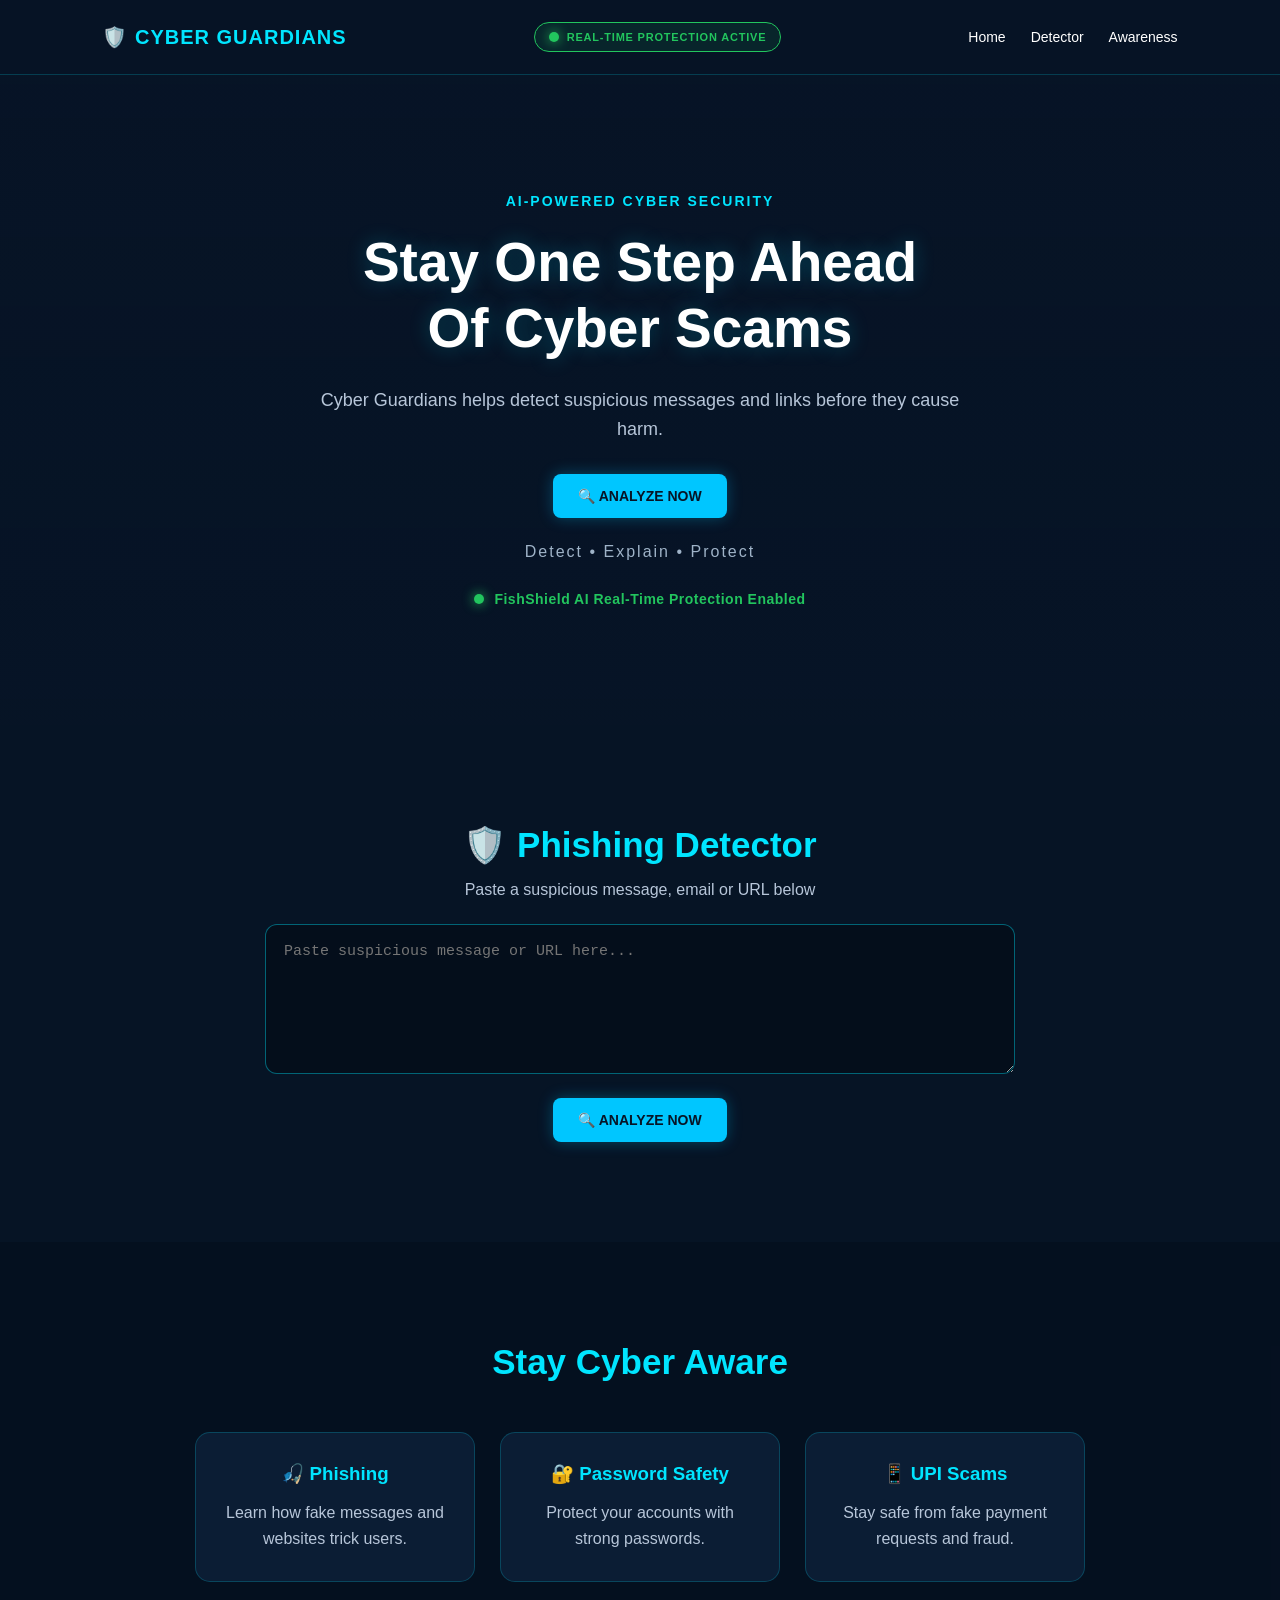
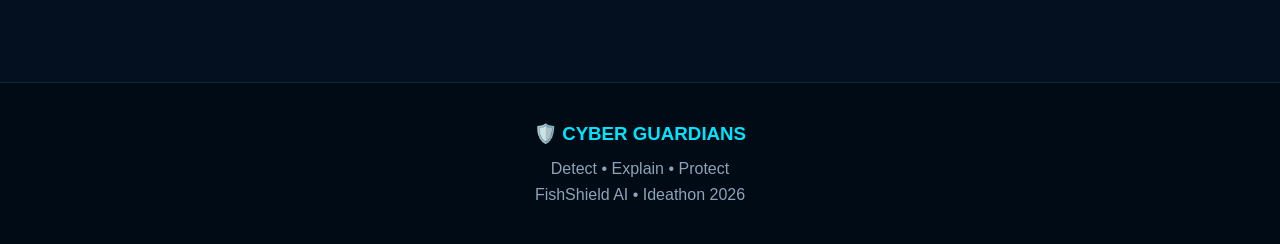
<file: index.html>
<!DOCTYPE html>
<html lang="en">

<head>

    <meta charset="UTF-8">

    <meta
        name="viewport"
        content="width=device-width, initial-scale=1.0"
    >

    <title>Cyber Guardians | AI Cyber Security</title>

    <link
        rel="stylesheet"
        href="/static/style.css"
    >

</head>


<body>


    <!-- LIVE CYBER BACKGROUND -->
    <canvas id="cyberCanvas"></canvas>


    <!-- NAVIGATION -->
    <nav>

        <div class="logo">
            🛡️ CYBER GUARDIANS
        </div>


        <!-- REAL TIME STATUS -->
        <div class="protection-status">

            <span class="status-dot"></span>

            REAL-TIME PROTECTION ACTIVE

        </div>


        <div class="nav-links">

            <a href="#home">
                Home
            </a>

            <a href="#detector">
                Detector
            </a>

            <a href="#awareness">
                Awareness
            </a>

        </div>

    </nav>



    <!-- HERO SECTION -->
    <section
        id="home"
        class="hero"
    >

        <div class="hero-content">


            <p class="tag">

                AI-POWERED CYBER SECURITY

            </p>


            <h1>

                Stay One Step Ahead

                <br>

                Of Cyber Scams

            </h1>


            <p class="hero-text">

                Cyber Guardians helps detect suspicious
                messages and links before they cause harm.

            </p>


            <button
                onclick="scrollToDetector()"
            >

                🔍 ANALYZE NOW

            </button>


            <p class="motto">

                Detect • Explain • Protect

            </p>


            <!-- HERO LIVE STATUS -->

            <div class="hero-protection">

                <span
                    class="hero-status-dot"
                ></span>

                FishShield AI Real-Time Protection Enabled

            </div>


        </div>

    </section>



    <!-- DETECTOR SECTION -->

    <section
        id="detector"
        class="detector"
    >


        <h2>

            🛡️ Phishing Detector

        </h2>


        <p>

            Paste a suspicious message,
            email or URL below

        </p>


        <textarea

            id="userInput"

            placeholder=
            "Paste suspicious message or URL here..."

        ></textarea>


        <br>


        <button
            onclick="analyzeInput()"
        >

            🔍 ANALYZE NOW

        </button>



        <!-- RESULT -->

        <div
            id="result"
        >


            <h2
                id="riskTitle"
            ></h2>



            <!-- RISK SCORE -->

            <div
                class="risk-container"
            >


                <h3>

                    Risk Score

                </h3>


                <div
                    class="risk-bar"
                >

                    <div
                        id="riskFill"
                    ></div>

                </div>


                <p
                    id="riskScore"
                ></p>


            </div>



            <!-- REASONS -->

            <div
                id="reasons"
            ></div>



            <!-- RECOMMENDATION -->

            <div
                id="recommendation"
            ></div>


        </div>


    </section>



    <!-- AWARENESS SECTION -->

    <section
        id="awareness"
        class="awareness"
    >


        <h2>

            Stay Cyber Aware

        </h2>



        <div
            class="cards"
        >


            <div
                class="card"
            >

                <h3>

                    🎣 Phishing

                </h3>


                <p>

                    Learn how fake messages
                    and websites trick users.

                </p>

            </div>



            <div
                class="card"
            >

                <h3>

                    🔐 Password Safety

                </h3>


                <p>

                    Protect your accounts
                    with strong passwords.

                </p>

            </div>



            <div
                class="card"
            >

                <h3>

                    📱 UPI Scams

                </h3>


                <p>

                    Stay safe from fake
                    payment requests and fraud.

                </p>

            </div>


        </div>


    </section>



    <!-- FOOTER -->

    <footer>


        <h3>

            🛡️ CYBER GUARDIANS

        </h3>


        <p>

            Detect • Explain • Protect

        </p>


        <p>

            FishShield AI • Ideathon 2026

        </p>


    </footer>



    <!-- JAVASCRIPT -->

    <script
        src="/static/script.js"
    ></script>


</body>

</html>
</file>
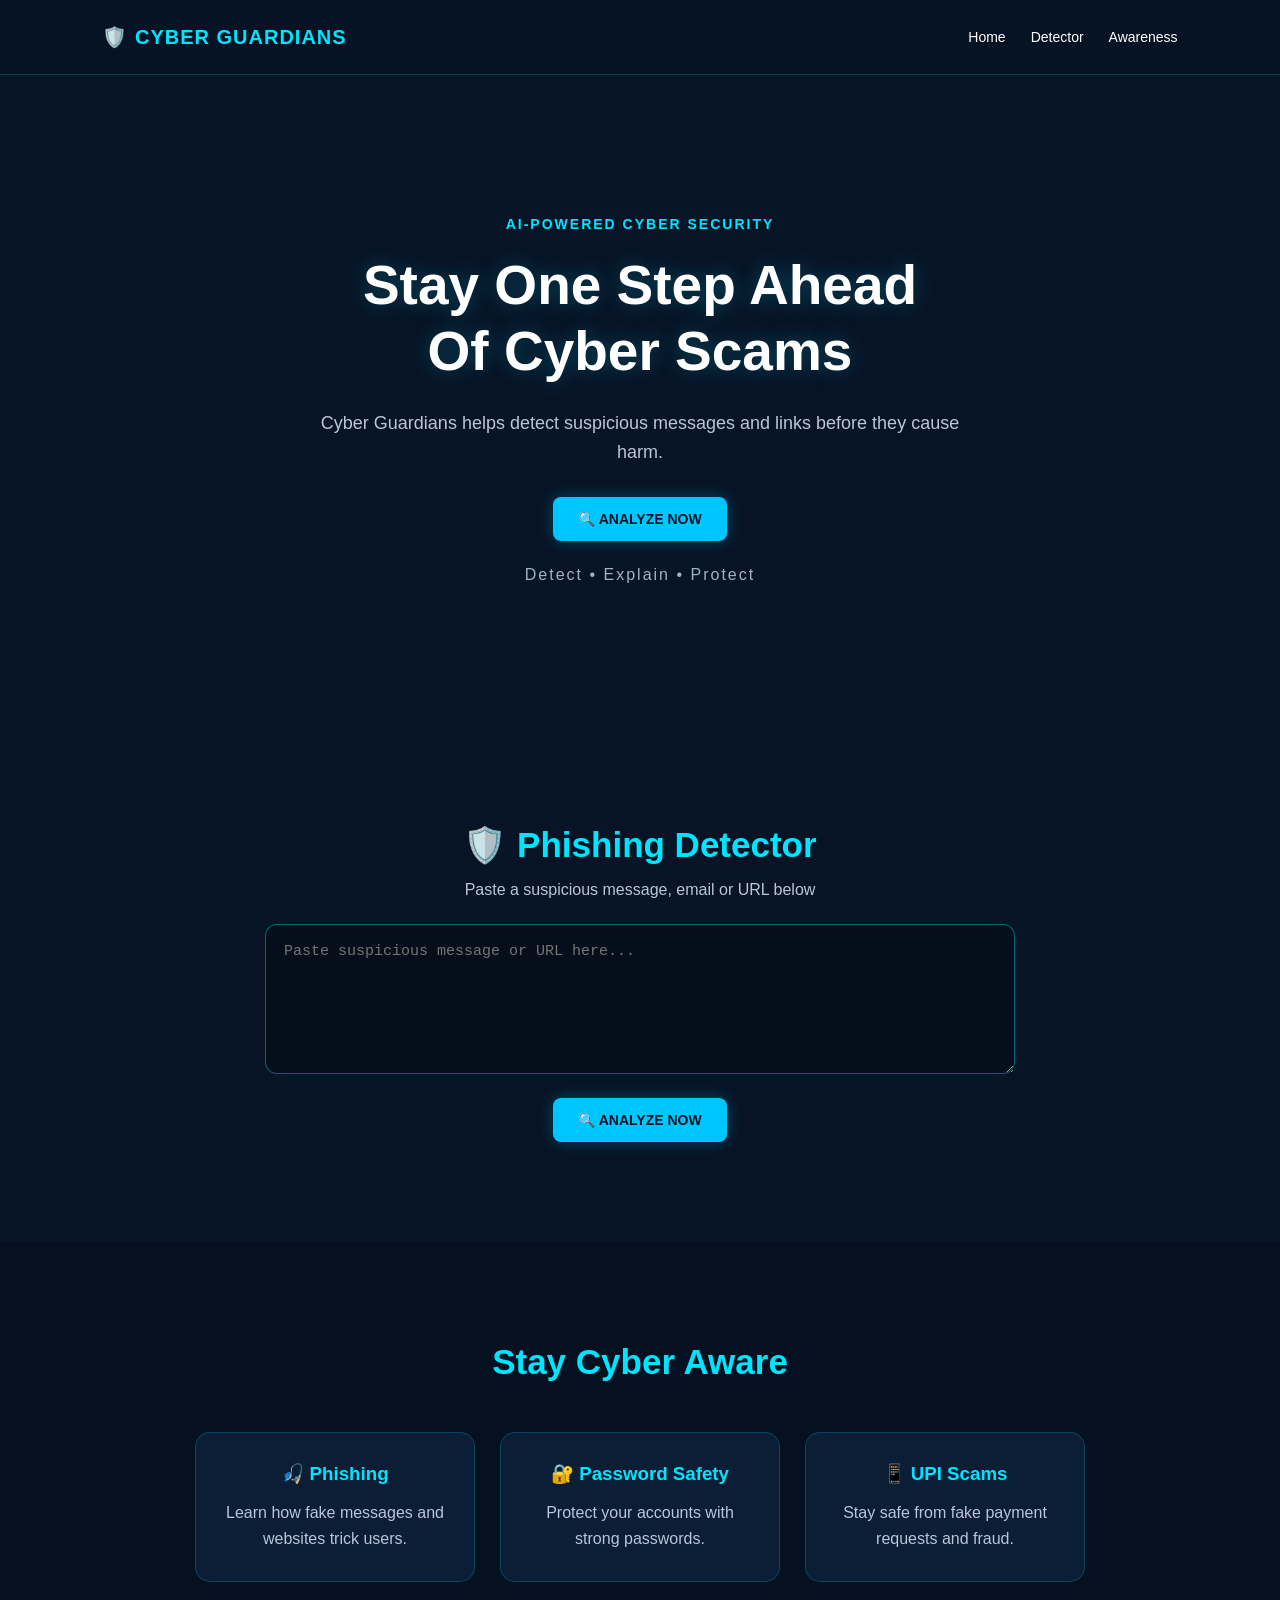
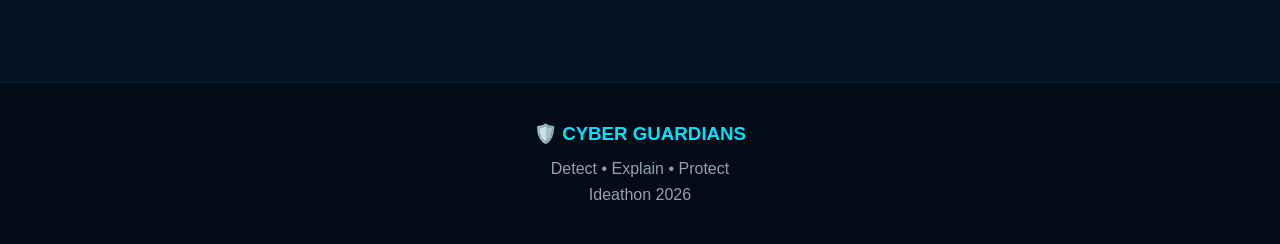
<file: templates/index.html>
<!DOCTYPE html>
<html lang="en">

<head>
    <meta name="google-site-verification" content="lnuIzqQxs__J9t9kgZOO0KPEQfYeQ3xVx9aoNjADc7s" />
    <meta charset="UTF-8">
    <meta name="viewport" content="width=device-width, initial-scale=1.0">

    <title>Cyber Guardians</title>

    <link rel="stylesheet" href="/static/style.css">
</head>

<body>

    <!-- Navigation -->
    <nav>

        <div class="logo">
            🛡️ CYBER GUARDIANS
        </div>

        <div class="nav-links">
            <a href="#home">Home</a>
            <a href="#detector">Detector</a>
            <a href="#awareness">Awareness</a>
        </div>

    </nav>


    <!-- Hero Section -->
    <section id="home" class="hero">

        <div class="hero-content">

            <p class="tag">
                AI-POWERED CYBER SECURITY
            </p>

            <h1>
                Stay One Step Ahead<br>
                Of Cyber Scams
            </h1>

            <p class="hero-text">
                Cyber Guardians helps detect suspicious
                messages and links before they cause harm.
            </p>

            <button onclick="scrollToDetector()">
                🔍 ANALYZE NOW
            </button>

            <p class="motto">
                Detect • Explain • Protect
            </p>

        </div>

    </section>


    <!-- Detector -->
    <section id="detector" class="detector">

        <h2>🛡️ Phishing Detector</h2>

        <p>
            Paste a suspicious message, email or URL below
        </p>

        <textarea
            id="userInput"
            placeholder="Paste suspicious message or URL here..."
        ></textarea>

        <br>

        <button onclick="analyzeInput()">
            🔍 ANALYZE NOW
        </button>


        <div id="result">

            <h2 id="riskTitle"></h2>

            <div class="risk-container">

                <h3>Risk Score</h3>

                <div class="risk-bar">
                    <div id="riskFill"></div>
                </div>

                <p id="riskScore"></p>

            </div>

            <div id="reasons"></div>

            <div id="recommendation"></div>

        </div>

    </section>


    <!-- Awareness -->
    <section id="awareness" class="awareness">

        <h2>Stay Cyber Aware</h2>

        <div class="cards">

            <div class="card">

                <h3>🎣 Phishing</h3>

                <p>
                    Learn how fake messages and websites
                    trick users.
                </p>

            </div>


            <div class="card">

                <h3>🔐 Password Safety</h3>

                <p>
                    Protect your accounts with strong passwords.
                </p>

            </div>


            <div class="card">

                <h3>📱 UPI Scams</h3>

                <p>
                    Stay safe from fake payment requests
                    and fraud.
                </p>

            </div>

        </div>

    </section>


    <!-- Footer -->
    <footer>

        <h3>🛡️ CYBER GUARDIANS</h3>

        <p>
            Detect • Explain • Protect
        </p>

        <p>
            Ideathon 2026
        </p>

    </footer>


    <script src="/static/script.js"></script>

</body>

</html>
</file>
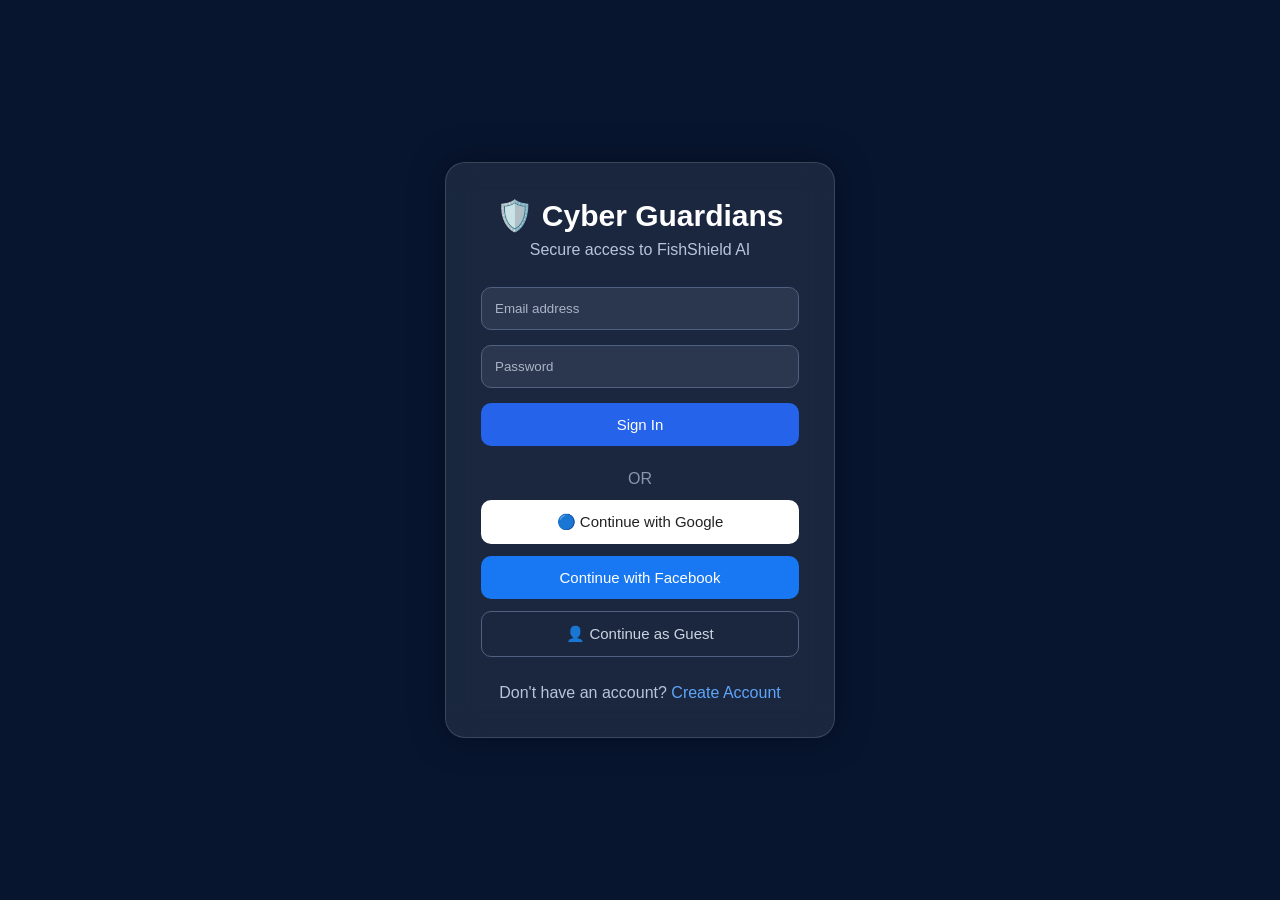
<file: templates/login.html>
<!DOCTYPE html>
<html lang="en">
<head>
    <meta charset="UTF-8">
    <meta name="viewport" content="width=device-width, initial-scale=1.0">
    <title>Login - Cyber Guardians</title>

    <style>
        * {
            box-sizing: border-box;
            margin: 0;
            padding: 0;
            font-family: Arial, sans-serif;
        }

        body {
            min-height: 100vh;
            display: flex;
            justify-content: center;
            align-items: center;
            background: #07152f;
            color: white;
        }

        .login-box {
            width: 390px;
            padding: 35px;
            border-radius: 20px;
            background: rgba(255,255,255,0.08);
            border: 1px solid rgba(255,255,255,0.15);
            backdrop-filter: blur(15px);
            box-shadow: 0 0 35px rgba(0,0,0,0.35);
        }

        .logo {
            text-align: center;
            font-size: 30px;
            font-weight: bold;
            margin-bottom: 8px;
        }

        .subtitle {
            text-align: center;
            color: #b8c4d9;
            margin-bottom: 28px;
        }

        input {
            width: 100%;
            padding: 13px;
            margin-bottom: 15px;
            border-radius: 10px;
            border: 1px solid #506080;
            background: rgba(255,255,255,0.08);
            color: white;
            outline: none;
        }

        input::placeholder {
            color: #aab4c7;
        }

        button {
            width: 100%;
            padding: 13px;
            border: none;
            border-radius: 10px;
            cursor: pointer;
            font-size: 15px;
            margin-bottom: 12px;
        }

        .login-btn {
            background: #2563eb;
            color: white;
        }

        .google-btn {
            background: white;
            color: #222;
        }

        .facebook-btn {
            background: #1877f2;
            color: white;
        }

        .guest-btn {
            background: transparent;
            color: #cbd5e1;
            border: 1px solid #506080;
        }

        .divider {
            text-align: center;
            margin: 12px 0;
            color: #8995aa;
        }

        .signup {
            text-align: center;
            margin-top: 15px;
            color: #b8c4d9;
        }

        .signup a {
            color: #60a5fa;
            text-decoration: none;
        }
    </style>
</head>

<body>

<div class="login-box">

    <div class="logo">🛡️ Cyber Guardians</div>

    <div class="subtitle">
        Secure access to FishShield AI
    </div>

    <form action="/login" method="post">

        <input
            type="email"
            name="email"
            placeholder="Email address"
            required
        >

        <input
            type="password"
            name="password"
            placeholder="Password"
            required
        >

        <button class="login-btn" type="submit">
            Sign In
        </button>

    </form>

    <div class="divider">OR</div>

    <button class="google-btn">
        🔵 Continue with Google
    </button>

    <button class="facebook-btn">
        Continue with Facebook
    </button>

    <button class="guest-btn" onclick="continueAsGuest()">
        👤 Continue as Guest
    </button>

    <div class="signup">
        Don't have an account?
        <a href="/signup">Create Account</a>
    </div>

</div>

<script>
function continueAsGuest() {
    window.location.href = "/";
}
</script>

</body>
</html>
</file>
<file: static/style.css>
/* =========================================
   GLOBAL
========================================= */

* {
    margin: 0;
    padding: 0;
    box-sizing: border-box;
}

html {
    scroll-behavior: smooth;
}

body {
    font-family: Arial, sans-serif;
    background: #071426;
    color: white;
    overflow-x: hidden;
}


/* =========================================
   LIVE CYBER BACKGROUND
========================================= */

#cyberCanvas {
    position: fixed;
    top: 0;
    left: 0;

    width: 100vw;
    height: 100vh;

    z-index: 0;

    pointer-events: none;

    opacity: 0.8;
}


/* =========================================
   MAIN CONTENT ABOVE BACKGROUND
========================================= */

nav,
section,
footer {
    position: relative;
    z-index: 1;
}


/* =========================================
   NAVIGATION
========================================= */

nav {
    width: 100%;

    min-height: 75px;

    display: flex;

    align-items: center;

    justify-content: space-between;

    padding: 15px 8%;

    background: rgba(7, 20, 38, 0.88);

    border-bottom: 1px solid rgba(0, 229, 255, 0.2);

    backdrop-filter: blur(10px);
}


.logo {
    font-size: 20px;

    font-weight: bold;

    letter-spacing: 1px;

    color: #00e5ff;
}


/* =========================================
   REAL TIME PROTECTION BADGE
========================================= */

.protection-status {

    display: flex;

    align-items: center;

    justify-content: center;

    gap: 8px;

    padding: 8px 14px;

    border: 1px solid #22c55e;

    border-radius: 25px;

    background: rgba(34, 197, 94, 0.1);

    color: #22c55e;

    font-size: 11px;

    font-weight: bold;

    letter-spacing: 0.8px;

    white-space: nowrap;

    animation: protectionGlow 2s infinite;
}


.status-dot,
.hero-status-dot {

    display: inline-block;

    width: 10px;

    height: 10px;

    min-width: 10px;

    background: #22c55e;

    border-radius: 50%;

    box-shadow: 0 0 12px #22c55e;

    animation: blinkStatus 1.2s infinite;
}


@keyframes blinkStatus {

    0% {
        opacity: 1;
        transform: scale(1);
    }

    50% {
        opacity: 0.4;
        transform: scale(1.4);
    }

    100% {
        opacity: 1;
        transform: scale(1);
    }

}


@keyframes protectionGlow {

    0% {
        box-shadow: 0 0 8px rgba(34, 197, 94, 0.2);
    }

    50% {
        box-shadow: 0 0 20px rgba(34, 197, 94, 0.7);
    }

    100% {
        box-shadow: 0 0 8px rgba(34, 197, 94, 0.2);
    }

}


/* =========================================
   NAVIGATION LINKS
========================================= */

.nav-links {

    display: flex;

    gap: 25px;
}


.nav-links a {

    text-decoration: none;

    color: white;

    font-size: 14px;

    transition: 0.3s;
}


.nav-links a:hover {

    color: #00e5ff;
}


/* =========================================
   HERO SECTION
========================================= */

.hero {

    min-height: 650px;

    display: flex;

    align-items: center;

    justify-content: center;

    text-align: center;

    padding: 100px 20px;

    background:
        linear-gradient(
            rgba(7, 20, 38, 0.65),
            rgba(7, 20, 38, 0.8)
        );
}


.hero-content {

    max-width: 850px;
}


.tag {

    color: #00e5ff;

    font-size: 14px;

    font-weight: bold;

    letter-spacing: 2px;

    margin-bottom: 20px;
}


.hero h1 {

    font-size: 55px;

    line-height: 1.2;

    margin-bottom: 25px;

    text-shadow:
        0 0 20px
        rgba(0, 229, 255, 0.25);
}


.hero-text {

    color: #b7c6d9;

    font-size: 18px;

    line-height: 1.6;

    max-width: 650px;

    margin: auto;

    margin-bottom: 30px;
}


/* BUTTON */

button {

    border: none;

    padding: 14px 25px;

    border-radius: 8px;

    background: #00c6ff;

    color: #071426;

    font-weight: bold;

    font-size: 14px;

    cursor: pointer;

    transition: 0.3s;

    box-shadow:
        0 0 15px
        rgba(0, 198, 255, 0.3);
}


button:hover {

    transform: translateY(-2px);

    box-shadow:
        0 0 25px
        rgba(0, 198, 255, 0.6);
}


.motto {

    margin-top: 25px;

    color: #9fb3c8;

    letter-spacing: 2px;
}


/* HERO PROTECTION */

.hero-protection {

    margin-top: 30px;

    display: flex;

    align-items: center;

    justify-content: center;

    gap: 10px;

    color: #22c55e;

    font-size: 14px;

    font-weight: bold;

    letter-spacing: 0.5px;
}


/* =========================================
   DETECTOR
========================================= */

.detector {

    text-align: center;

    padding: 100px 20px;

    background:
        rgba(7, 20, 38, 0.7);
}


.detector h2 {

    font-size: 35px;

    margin-bottom: 15px;

    color: #00e5ff;
}


.detector > p {

    color: #b7c6d9;

    margin-bottom: 25px;
}


textarea {

    width: 100%;

    max-width: 750px;

    height: 150px;

    padding: 18px;

    border-radius: 12px;

    border:
        1px solid
        rgba(0, 229, 255, 0.4);

    background:
        rgba(0, 0, 0, 0.25);

    color: white;

    font-size: 15px;

    resize: vertical;

    outline: none;

    margin-bottom: 20px;
}


textarea:focus {

    border-color: #00e5ff;

    box-shadow:
        0 0 20px
        rgba(0, 229, 255, 0.2);
}


/* =========================================
   RESULT
========================================= */

#result {

    display: none;

    max-width: 750px;

    margin: 40px auto 0;

    padding: 30px;

    text-align: left;

    border-radius: 15px;

    background:
        rgba(15, 35, 60, 0.85);

    border:
        1px solid
        rgba(0, 229, 255, 0.25);

    box-shadow:
        0 0 25px
        rgba(0, 229, 255, 0.08);
}


#riskTitle {

    text-align: center;

    margin-bottom: 20px;
}


.risk-container {

    margin: 20px 0;

    text-align: center;
}


.risk-bar {

    width: 100%;

    height: 14px;

    background: #172a45;

    border-radius: 20px;

    overflow: hidden;

    margin: 15px 0;
}


#riskFill {

    width: 0%;

    height: 100%;

    border-radius: 20px;

    transition: width 1s ease;
}


#riskScore {

    font-size: 20px;
}


/* =========================================
   REASONS AND RECOMMENDATION
========================================= */

#reasons,
#recommendation {

    margin-top: 20px;

    padding: 20px;

    border-radius: 10px;

    background:
        rgba(0, 0, 0, 0.18);
}


#reasons p,
#recommendation p {

    margin-top: 10px;

    color: #c7d5e5;

    line-height: 1.6;
}


/* =========================================
   AWARENESS
========================================= */

.awareness {

    text-align: center;

    padding: 100px 8%;

    background:
        rgba(5, 15, 30, 0.75);
}


.awareness h2 {

    font-size: 35px;

    color: #00e5ff;

    margin-bottom: 50px;
}


.cards {

    display: flex;

    justify-content: center;

    gap: 25px;

    flex-wrap: wrap;
}


.card {

    width: 280px;

    padding: 30px;

    border-radius: 15px;

    background:
        rgba(15, 35, 60, 0.75);

    border:
        1px solid
        rgba(0, 229, 255, 0.2);

    transition: 0.3s;
}


.card:hover {

    transform: translateY(-8px);

    border-color: #00e5ff;

    box-shadow:
        0 0 25px
        rgba(0, 229, 255, 0.2);
}


.card h3 {

    margin-bottom: 15px;

    color: #00e5ff;
}


.card p {

    color: #b7c6d9;

    line-height: 1.6;
}


/* =========================================
   FOOTER
========================================= */

footer {

    text-align: center;

    padding: 40px 20px;

    background:
        rgba(2, 10, 20, 0.9);

    border-top:
        1px solid
        rgba(0, 229, 255, 0.15);
}


footer h3 {

    color: #00e5ff;

    margin-bottom: 15px;
}


footer p {

    color: #8fa3b8;

    margin-top: 8px;
}


/* =========================================
   MOBILE RESPONSIVE
========================================= */

@media (max-width: 900px) {

    nav {

        flex-direction: column;

        gap: 15px;

    }


    .hero h1 {

        font-size: 42px;

    }


    .protection-status {

        font-size: 10px;

    }

}


@media (max-width: 600px) {

    .hero h1 {

        font-size: 32px;

    }


    .nav-links {

        gap: 15px;

        flex-wrap: wrap;

        justify-content: center;

    }


    .hero-text {

        font-size: 16px;

    }

}/* =========================
   LOGIN & SIGNUP DESIGN
========================= */

.auth-body {
    margin: 0;
    min-height: 100vh;

    display: flex;
    justify-content: center;
    align-items: center;

    font-family: Arial, sans-serif;

    background: #071827;
}


.auth-container {
    width: 100%;
    display: flex;

    justify-content: center;
    align-items: center;
}


.auth-card {
    width: 380px;

    padding: 40px;

    border-radius: 20px;

    background: #10263a;

    box-shadow:
        0 0 25px
        rgba(56, 189, 248, 0.25);

    text-align: center;

    border:
        1px solid
        rgba(56, 189, 248, 0.3);
}


.auth-logo {
    font-size: 45px;

    margin-bottom: 10px;
}


.auth-card h1 {
    color: white;

    margin-bottom: 10px;
}


.auth-subtitle {
    color: #9fb3c8;

    margin-bottom: 30px;

    line-height: 1.5;
}


.input-group {
    text-align: left;

    margin-bottom: 18px;
}


.input-group label {
    display: block;

    color: #cbd5e1;

    margin-bottom: 8px;

    font-weight: bold;
}


.input-group input {
    width: 100%;

    padding: 14px;

    box-sizing: border-box;

    border-radius: 10px;

    border:
        1px solid #334155;

    background: #071827;

    color: white;

    font-size: 15px;

    outline: none;
}


.input-group input:focus {
    border-color: #38bdf8;

    box-shadow:
        0 0 10px
        rgba(56, 189, 248, 0.3);
}


.auth-button {
    width: 100%;

    padding: 14px;

    margin-top: 10px;

    border: none;

    border-radius: 10px;

    background: #38bdf8;

    color: #071827;

    font-size: 16px;

    font-weight: bold;

    cursor: pointer;

    transition: 0.3s;
}


.auth-button:hover {
    transform: translateY(-2px);

    box-shadow:
        0 0 18px
        rgba(56, 189, 248, 0.5);
}


.auth-switch {
    color: #9fb3c8;

    margin-top: 25px;
}


.auth-switch a {
    color: #38bdf8;

    text-decoration: none;

    font-weight: bold;
}


.back-home {
    display: inline-block;

    margin-top: 20px;

    color: #94a3b8;

    text-decoration: none;
}


.back-home:hover {
    color: #38bdf8;
}
</file>
